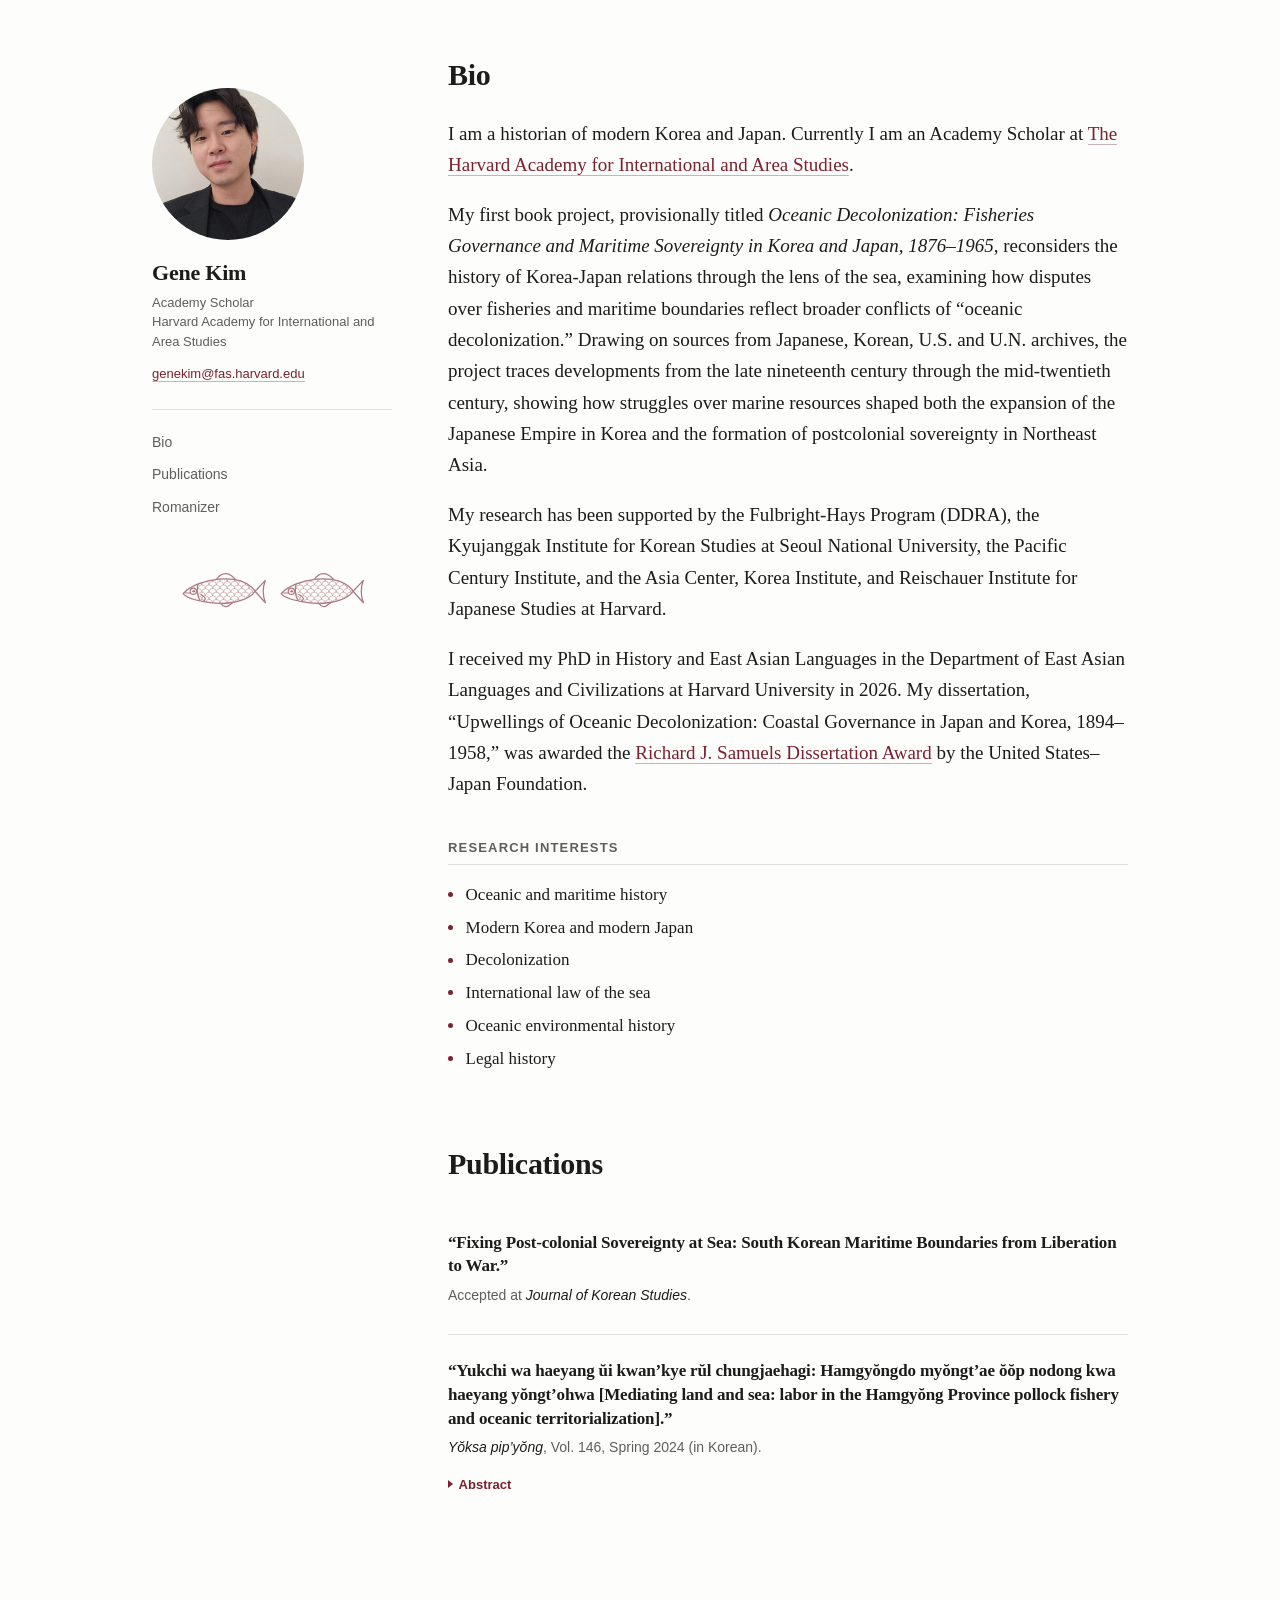
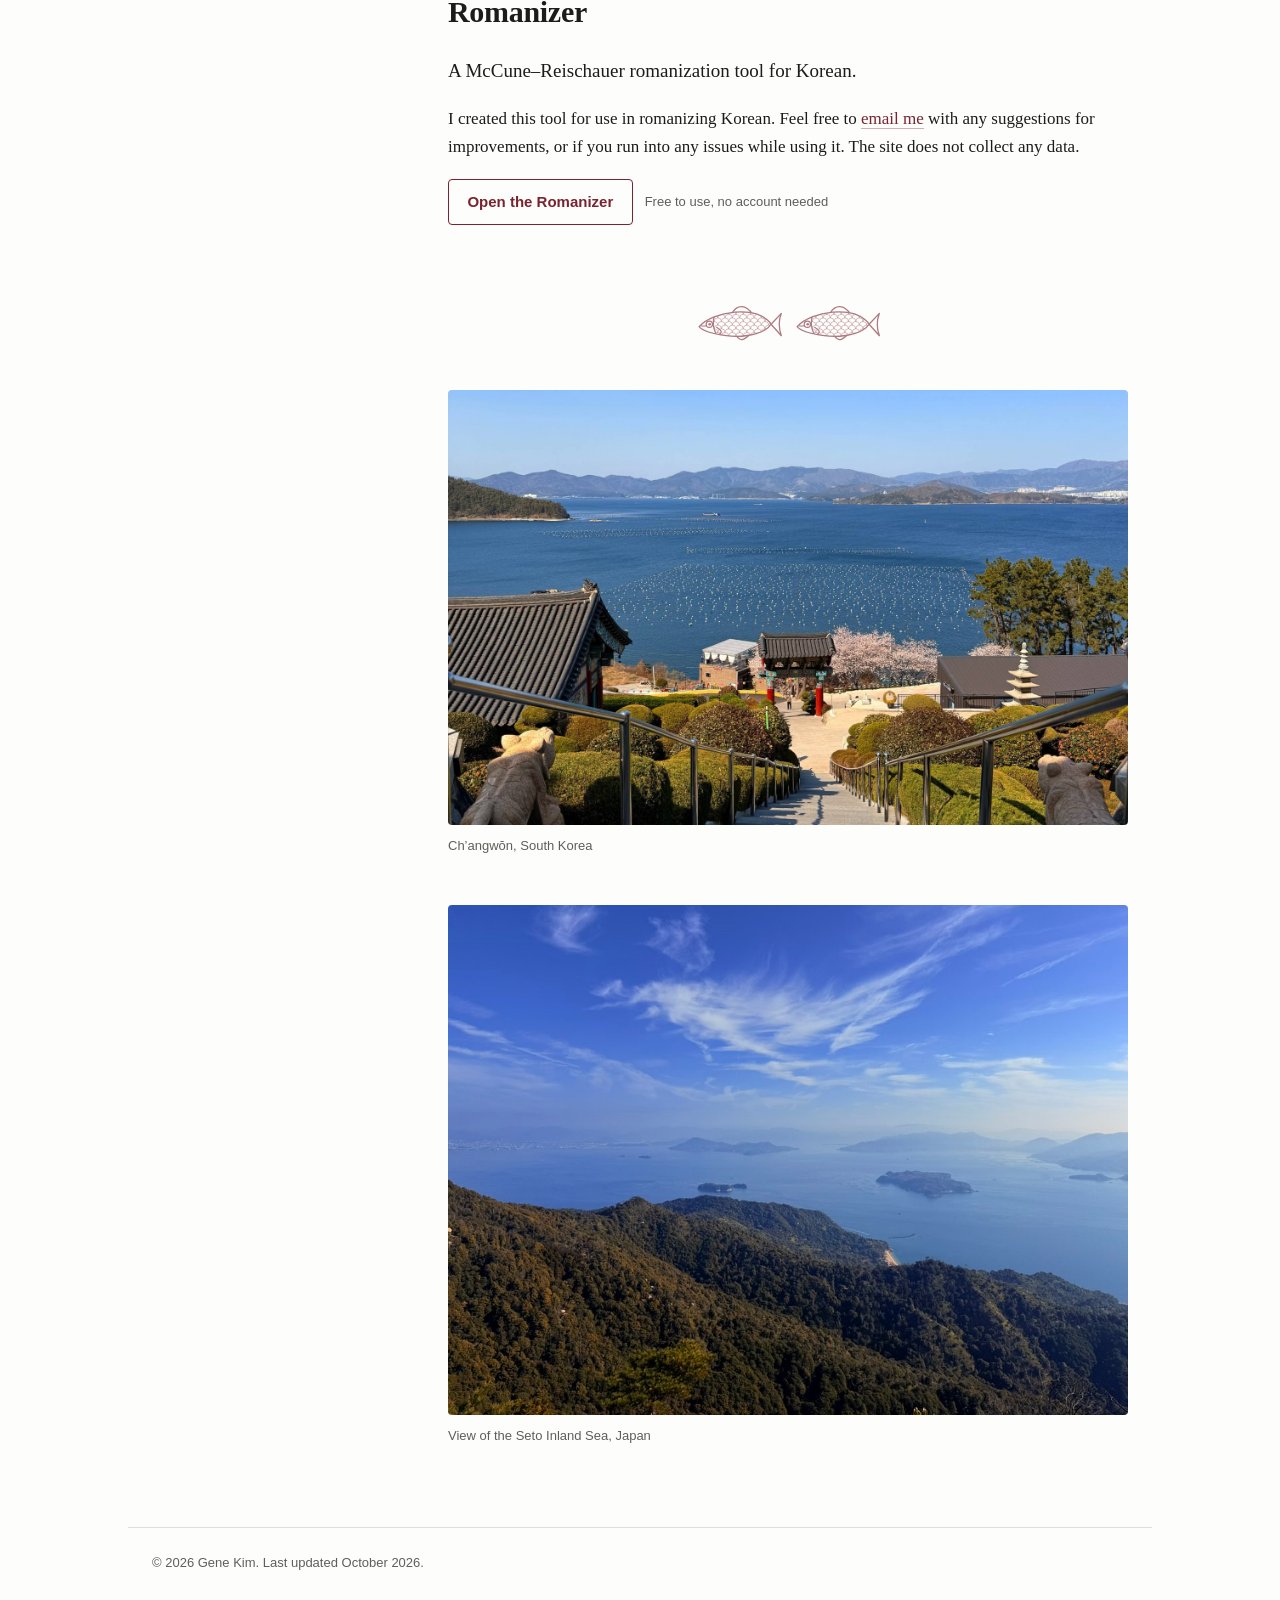
<file: index.html>
<!DOCTYPE html>
<html lang="en">
<head>
  <meta charset="utf-8">
  <meta name="viewport" content="width=device-width, initial-scale=1">

  <title>Gene Kim</title>
  <meta name="description" content="Gene Kim is a historian of modern Korea and Japan and an Academy Scholar at the Harvard Academy for International and Area Studies.">

  <link rel="stylesheet" href="style.css">
</head>
<body>

<a class="skip-link" href="#main">Skip to content</a>

<!-- Fish geometry, defined once and referenced by <use> in the sidebar and in
     the partition near the foot of the page. Renders nothing itself. -->
<svg class="sprite" aria-hidden="true" width="0" height="0">
      <defs>
        <clipPath id="fishBody"><path d="M 5,35 C 17,22 40,13 64,11 C 88,9 107,14 118,24 C 121,26.5 123,29 124,31 C 122,34.5 118,38 113,41 C 99,49 74,53 50,50 C 28,47 11,42 5,35 Z"/></clipPath>
        <clipPath id="fishGill"><path d="M 31,15 Q 25,32 33,47 L 33,90 L 200,90 L 200,-40 L 31,-40 Z"/></clipPath>
        <mask id="fishOut" maskUnits="userSpaceOnUse" x="-20" y="-40" width="220" height="150">
          <rect x="-20" y="-40" width="220" height="150" fill="#fff"/>
          <path d="M 5,35 C 17,22 40,13 64,11 C 88,9 107,14 118,24 C 121,26.5 123,29 124,31 C 122,34.5 118,38 113,41 C 99,49 74,53 50,50 C 28,47 11,42 5,35 Z" fill="#000"/>
        </mask>
        <g id="fish">
          <g clip-path="url(#fishBody)">
            <g clip-path="url(#fishGill)" opacity=".5"><path d="M -6,-10 a 6,5.5 0 0 1 12,0 M 6,-10 a 6,5.5 0 0 1 12,0 M 18,-10 a 6,5.5 0 0 1 12,0 M 30,-10 a 6,5.5 0 0 1 12,0 M 42,-10 a 6,5.5 0 0 1 12,0 M 54,-10 a 6,5.5 0 0 1 12,0 M 66,-10 a 6,5.5 0 0 1 12,0 M 78,-10 a 6,5.5 0 0 1 12,0 M 90,-10 a 6,5.5 0 0 1 12,0 M 102,-10 a 6,5.5 0 0 1 12,0 M 114,-10 a 6,5.5 0 0 1 12,0 M 126,-10 a 6,5.5 0 0 1 12,0 M 138,-10 a 6,5.5 0 0 1 12,0 M 0,-4 a 6,5.5 0 0 1 12,0 M 12,-4 a 6,5.5 0 0 1 12,0 M 24,-4 a 6,5.5 0 0 1 12,0 M 36,-4 a 6,5.5 0 0 1 12,0 M 48,-4 a 6,5.5 0 0 1 12,0 M 60,-4 a 6,5.5 0 0 1 12,0 M 72,-4 a 6,5.5 0 0 1 12,0 M 84,-4 a 6,5.5 0 0 1 12,0 M 96,-4 a 6,5.5 0 0 1 12,0 M 108,-4 a 6,5.5 0 0 1 12,0 M 120,-4 a 6,5.5 0 0 1 12,0 M 132,-4 a 6,5.5 0 0 1 12,0 M 144,-4 a 6,5.5 0 0 1 12,0 M -6,2 a 6,5.5 0 0 1 12,0 M 6,2 a 6,5.5 0 0 1 12,0 M 18,2 a 6,5.5 0 0 1 12,0 M 30,2 a 6,5.5 0 0 1 12,0 M 42,2 a 6,5.5 0 0 1 12,0 M 54,2 a 6,5.5 0 0 1 12,0 M 66,2 a 6,5.5 0 0 1 12,0 M 78,2 a 6,5.5 0 0 1 12,0 M 90,2 a 6,5.5 0 0 1 12,0 M 102,2 a 6,5.5 0 0 1 12,0 M 114,2 a 6,5.5 0 0 1 12,0 M 126,2 a 6,5.5 0 0 1 12,0 M 138,2 a 6,5.5 0 0 1 12,0 M 0,8 a 6,5.5 0 0 1 12,0 M 12,8 a 6,5.5 0 0 1 12,0 M 24,8 a 6,5.5 0 0 1 12,0 M 36,8 a 6,5.5 0 0 1 12,0 M 48,8 a 6,5.5 0 0 1 12,0 M 60,8 a 6,5.5 0 0 1 12,0 M 72,8 a 6,5.5 0 0 1 12,0 M 84,8 a 6,5.5 0 0 1 12,0 M 96,8 a 6,5.5 0 0 1 12,0 M 108,8 a 6,5.5 0 0 1 12,0 M 120,8 a 6,5.5 0 0 1 12,0 M 132,8 a 6,5.5 0 0 1 12,0 M 144,8 a 6,5.5 0 0 1 12,0 M -6,14 a 6,5.5 0 0 1 12,0 M 6,14 a 6,5.5 0 0 1 12,0 M 18,14 a 6,5.5 0 0 1 12,0 M 30,14 a 6,5.5 0 0 1 12,0 M 42,14 a 6,5.5 0 0 1 12,0 M 54,14 a 6,5.5 0 0 1 12,0 M 66,14 a 6,5.5 0 0 1 12,0 M 78,14 a 6,5.5 0 0 1 12,0 M 90,14 a 6,5.5 0 0 1 12,0 M 102,14 a 6,5.5 0 0 1 12,0 M 114,14 a 6,5.5 0 0 1 12,0 M 126,14 a 6,5.5 0 0 1 12,0 M 138,14 a 6,5.5 0 0 1 12,0 M 0,20 a 6,5.5 0 0 1 12,0 M 12,20 a 6,5.5 0 0 1 12,0 M 24,20 a 6,5.5 0 0 1 12,0 M 36,20 a 6,5.5 0 0 1 12,0 M 48,20 a 6,5.5 0 0 1 12,0 M 60,20 a 6,5.5 0 0 1 12,0 M 72,20 a 6,5.5 0 0 1 12,0 M 84,20 a 6,5.5 0 0 1 12,0 M 96,20 a 6,5.5 0 0 1 12,0 M 108,20 a 6,5.5 0 0 1 12,0 M 120,20 a 6,5.5 0 0 1 12,0 M 132,20 a 6,5.5 0 0 1 12,0 M 144,20 a 6,5.5 0 0 1 12,0 M -6,26 a 6,5.5 0 0 1 12,0 M 6,26 a 6,5.5 0 0 1 12,0 M 18,26 a 6,5.5 0 0 1 12,0 M 30,26 a 6,5.5 0 0 1 12,0 M 42,26 a 6,5.5 0 0 1 12,0 M 54,26 a 6,5.5 0 0 1 12,0 M 66,26 a 6,5.5 0 0 1 12,0 M 78,26 a 6,5.5 0 0 1 12,0 M 90,26 a 6,5.5 0 0 1 12,0 M 102,26 a 6,5.5 0 0 1 12,0 M 114,26 a 6,5.5 0 0 1 12,0 M 126,26 a 6,5.5 0 0 1 12,0 M 138,26 a 6,5.5 0 0 1 12,0 M 0,32 a 6,5.5 0 0 1 12,0 M 12,32 a 6,5.5 0 0 1 12,0 M 24,32 a 6,5.5 0 0 1 12,0 M 36,32 a 6,5.5 0 0 1 12,0 M 48,32 a 6,5.5 0 0 1 12,0 M 60,32 a 6,5.5 0 0 1 12,0 M 72,32 a 6,5.5 0 0 1 12,0 M 84,32 a 6,5.5 0 0 1 12,0 M 96,32 a 6,5.5 0 0 1 12,0 M 108,32 a 6,5.5 0 0 1 12,0 M 120,32 a 6,5.5 0 0 1 12,0 M 132,32 a 6,5.5 0 0 1 12,0 M 144,32 a 6,5.5 0 0 1 12,0 M -6,38 a 6,5.5 0 0 1 12,0 M 6,38 a 6,5.5 0 0 1 12,0 M 18,38 a 6,5.5 0 0 1 12,0 M 30,38 a 6,5.5 0 0 1 12,0 M 42,38 a 6,5.5 0 0 1 12,0 M 54,38 a 6,5.5 0 0 1 12,0 M 66,38 a 6,5.5 0 0 1 12,0 M 78,38 a 6,5.5 0 0 1 12,0 M 90,38 a 6,5.5 0 0 1 12,0 M 102,38 a 6,5.5 0 0 1 12,0 M 114,38 a 6,5.5 0 0 1 12,0 M 126,38 a 6,5.5 0 0 1 12,0 M 138,38 a 6,5.5 0 0 1 12,0 M 0,44 a 6,5.5 0 0 1 12,0 M 12,44 a 6,5.5 0 0 1 12,0 M 24,44 a 6,5.5 0 0 1 12,0 M 36,44 a 6,5.5 0 0 1 12,0 M 48,44 a 6,5.5 0 0 1 12,0 M 60,44 a 6,5.5 0 0 1 12,0 M 72,44 a 6,5.5 0 0 1 12,0 M 84,44 a 6,5.5 0 0 1 12,0 M 96,44 a 6,5.5 0 0 1 12,0 M 108,44 a 6,5.5 0 0 1 12,0 M 120,44 a 6,5.5 0 0 1 12,0 M 132,44 a 6,5.5 0 0 1 12,0 M 144,44 a 6,5.5 0 0 1 12,0 M -6,50 a 6,5.5 0 0 1 12,0 M 6,50 a 6,5.5 0 0 1 12,0 M 18,50 a 6,5.5 0 0 1 12,0 M 30,50 a 6,5.5 0 0 1 12,0 M 42,50 a 6,5.5 0 0 1 12,0 M 54,50 a 6,5.5 0 0 1 12,0 M 66,50 a 6,5.5 0 0 1 12,0 M 78,50 a 6,5.5 0 0 1 12,0 M 90,50 a 6,5.5 0 0 1 12,0 M 102,50 a 6,5.5 0 0 1 12,0 M 114,50 a 6,5.5 0 0 1 12,0 M 126,50 a 6,5.5 0 0 1 12,0 M 138,50 a 6,5.5 0 0 1 12,0 M 0,56 a 6,5.5 0 0 1 12,0 M 12,56 a 6,5.5 0 0 1 12,0 M 24,56 a 6,5.5 0 0 1 12,0 M 36,56 a 6,5.5 0 0 1 12,0 M 48,56 a 6,5.5 0 0 1 12,0 M 60,56 a 6,5.5 0 0 1 12,0 M 72,56 a 6,5.5 0 0 1 12,0 M 84,56 a 6,5.5 0 0 1 12,0 M 96,56 a 6,5.5 0 0 1 12,0 M 108,56 a 6,5.5 0 0 1 12,0 M 120,56 a 6,5.5 0 0 1 12,0 M 132,56 a 6,5.5 0 0 1 12,0 M 144,56 a 6,5.5 0 0 1 12,0 M -6,62 a 6,5.5 0 0 1 12,0 M 6,62 a 6,5.5 0 0 1 12,0 M 18,62 a 6,5.5 0 0 1 12,0 M 30,62 a 6,5.5 0 0 1 12,0 M 42,62 a 6,5.5 0 0 1 12,0 M 54,62 a 6,5.5 0 0 1 12,0 M 66,62 a 6,5.5 0 0 1 12,0 M 78,62 a 6,5.5 0 0 1 12,0 M 90,62 a 6,5.5 0 0 1 12,0 M 102,62 a 6,5.5 0 0 1 12,0 M 114,62 a 6,5.5 0 0 1 12,0 M 126,62 a 6,5.5 0 0 1 12,0 M 138,62 a 6,5.5 0 0 1 12,0 " stroke-width="1.5"/></g>
            <path d="M 34,36 C 42,41 44,44 39,47" stroke-width="1.9"/>
            <path d="M 31,15 Q 25,32 33,47"/>
            <path d="M 6,33 Q 12,34.5 17,33.6" stroke-width="1.8"/>
          </g>
          <g mask="url(#fishOut)">
            <path d="M 124,31 L 141,13 Q 134,31 141,50 Z"/>
            <path d="M 60,11.6 C 68,-1 82,-3 94,15"/>
            <path d="M 68,52 C 73,59 78,58 90,47"/>
          </g>
          <path d="M 5,35 C 17,22 40,13 64,11 C 88,9 107,14 118,24 C 121,26.5 123,29 124,31 C 122,34.5 118,38 113,41 C 99,49 74,53 50,50 C 28,47 11,42 5,35 Z"/>
          <circle cx="22" cy="31" r="5.2" stroke-width="2"/>
          <circle cx="22.6" cy="31" r="2.2" fill="currentColor" stroke="none"/>
        </g>
      </defs>
</svg>

<div class="layout">

  <!-- =========================================================== SIDEBAR === -->
  <aside class="sidebar">
    <img class="sidebar__photo" src="photo.jpg" alt="Gene Kim" width="152" height="152">

    <p class="sidebar__name"><a href="index.html">Gene Kim</a></p>
    <p class="sidebar__affiliation">
      Academy Scholar<br>
      Harvard Academy for International and Area Studies
    </p>
    <p class="sidebar__email">
      <a href="mailto:genekim@fas.harvard.edu">genekim@fas.harvard.edu</a>
    </p>

    <nav class="railnav" aria-label="Sections">
      <div class="railnav__group railnav__group--sections">
        <ul>
          <li><a href="#bio">Bio</a></li>
          <li><a href="#publications">Publications</a></li>
          <li><a href="#romanizer">Romanizer</a></li>
        </ul>
      </div>
    </nav>

    <div class="sidebar__mark" aria-hidden="true">
      <svg viewBox="0 -14 304 74" fill="none" stroke="currentColor" stroke-width="2.1"
           stroke-linecap="round" stroke-linejoin="round">
        <use href="#fish"/>
        <use href="#fish" x="162"/>
      </svg>
    </div>
  </aside>

  <!-- =========================================================== CONTENT === -->
  <main class="content" id="main">

    <h1 class="visually-hidden">Gene Kim — historian of modern Korea and Japan</h1>

    <!-- ------------------------------------------------------------- Bio -->
    <section class="section" id="bio">
      <h2 class="section__title">Bio</h2>

      <p class="lead">
        I am a historian of modern Korea and Japan. Currently I am an Academy
        Scholar at
        <a href="https://academy.wcfia.harvard.edu">The Harvard Academy for
        International and Area Studies</a>.
      </p>

      <p class="lead">
        My first book project, provisionally titled <em>Oceanic
        Decolonization: Fisheries Governance and Maritime Sovereignty in Korea
        and Japan, 1876&ndash;1965</em>, reconsiders the history of
        Korea-Japan relations through the lens of the sea, examining how
        disputes over fisheries and maritime boundaries reflect broader
        conflicts of &ldquo;oceanic decolonization.&rdquo; Drawing on sources
        from Japanese, Korean, U.S. and U.N. archives, the project traces
        developments from the late nineteenth century through the
        mid-twentieth century, showing how struggles over marine resources
        shaped both the expansion of the Japanese Empire in Korea and the
        formation of postcolonial sovereignty in Northeast Asia.
      </p>

      <p class="lead">
        My research has been supported by the Fulbright-Hays Program (DDRA),
        the Kyujanggak Institute for Korean Studies at Seoul National
        University, the Pacific Century Institute, and the Asia Center, Korea
        Institute, and Reischauer Institute for Japanese Studies at Harvard.
      </p>

      <p class="lead">
        I received my PhD in History and East Asian Languages in the Department
        of East Asian Languages and Civilizations at Harvard University in 2026.
        My dissertation, &ldquo;Upwellings of Oceanic Decolonization: Coastal
        Governance in Japan and Korea, 1894&ndash;1958,&rdquo; was awarded the
        <a href="https://us-jf.org/en/news/usjf-names-harvard-phd-kim-as-winner-of-richard-j-samuels-dissertation-award-in-japanese-studies">Richard
        J. Samuels Dissertation Award</a> by the United States&ndash;Japan
        Foundation.
      </p>

      <h3 class="subhead">Research interests</h3>

      <ul class="topics">
        <li>Oceanic and maritime history</li>
        <li>Modern Korea and modern Japan</li>
        <li>Decolonization</li>
        <li>International law of the sea</li>
        <li>Oceanic environmental history</li>
        <li>Legal history</li>
      </ul>
    </section>

    <!-- ---------------------------------------------------- Publications -->
    <!-- ADDING A PUBLICATION — copy this block into the list below:

           <article class="pub">
             <h3 class="pub__title">&ldquo;Title of the Article.&rdquo;</h3>
             <p class="pub__venue"><em>Journal Name</em>, Vol. 1, 2027.</p>
             <details class="abstract">
               <summary>Abstract</summary>
               <div class="abstract__body"><p>Abstract text.</p></div>
             </details>
             <p class="pub__links"><a href="#">DOI</a> <a href="#">PDF</a></p>
           </article>

         Every line but the title is optional. Keep newest first. For a
         co-authored piece add <p class="pub__authors"> above the venue and
         wrap your own name in <span class="me">.
         ------------------------------------------------------------------ -->
    <section class="section" id="publications">
      <h2 class="section__title">Publications</h2>

      <div class="pub-group">

        <article class="pub">
          <h3 class="pub__title">
            &ldquo;Fixing Post-colonial Sovereignty at Sea: South Korean Maritime
            Boundaries from Liberation to War.&rdquo;
          </h3>
          <p class="pub__venue">Accepted at <em>Journal of Korean Studies</em>.</p>
        </article>

        <article class="pub">
          <h3 class="pub__title">
            &ldquo;Yukchi wa haeyang ŭi kwan’kye rŭl chungjaehagi:
            Hamgyŏngdo myŏngt’ae ŏŏp nodong kwa haeyang yŏngt’ohwa
            [Mediating land and sea: labor in the Hamgyŏng Province pollock
            fishery and oceanic territorialization].&rdquo;
          </h3>
          <p class="pub__venue">
            <em>Yŏksa pip’yŏng</em>, Vol. 146, Spring 2024 (in Korean).
          </p>

          <details class="abstract">
            <summary>Abstract</summary>
            <div class="abstract__body">
              <p>
                Following Alison Bashford’s conceptualization of
                &ldquo;terraqueous history&rdquo;, this article examines the
                process by which spaces become terraqueous and thus ripe for
                analysis by historians, focusing on the pollock fishery in late
                Chosŏn to the colonial period. This article shows how in the
                case of Hamgyŏng Province coastlines, it was fishermen’s labor,
                embodied knowledge, and markets that intensively linked land and
                sea from at least the end of the 17th century, establishing a
                large scale pollock fishery. After colonization, colonial
                management of the pollock fishery invited projections of
                imperial power onto littoral spaces and furthered oceanic
                territorialization. Colonialist discourse on the pollock fishery
                represented a claim to mediating and developing terraqueous
                space but made abstract the labor and embodied knowledge on
                which it relied. Projections of power onto littoral spaces,
                however, engendered further social conflict that in turn
                required greater assertion of control over land and sea.
              </p>
              <p class="abstract__keywords">
                <strong>Keywords:</strong> Terraqueous history; pollock;
                Hamgyŏng Province; labor; Japanese colonial period; oceanic
                territorialization.
              </p>
            </div>
          </details>
        </article>

      </div>
    </section>

    <!-- ------------------------------------------------------- Romanizer -->
    <section class="section" id="romanizer">
      <h2 class="section__title">Romanizer</h2>

      <p class="lead">
        A McCune&ndash;Reischauer romanization tool for Korean.
      </p>

      <p>
        I created this tool for use in romanizing Korean. Feel free to
        <a href="mailto:genekim@fas.harvard.edu">email me</a> with any
        suggestions for improvements, or if you run into any issues while using
        it. The site does not collect any data.
      </p>

      <div class="button-row">
        <a class="button" href="https://tgkgtk.github.io/korean-mccune-reischauer-romanizer/" target="_blank" rel="noopener">
          Open the Romanizer
        </a>
        <span class="note">Free to use, no account needed</span>
      </div>
    </section>


    <div class="partition" aria-hidden="true">
      <svg viewBox="0 -14 304 74" fill="none" stroke="currentColor" stroke-width="2.1"
           stroke-linecap="round" stroke-linejoin="round">
        <use href="#fish"/>
        <use href="#fish" x="162"/>
      </svg>
    </div>

    <figure class="photo">
      <img src="bay.jpg" width="1600" height="1024" loading="lazy"
           alt="A bay at Ch&rsquo;angwŏn covered with rows of aquaculture floats, seen from the steps of a hillside temple.">
      <figcaption>Ch&rsquo;angwŏn, South Korea</figcaption>
    </figure>

    <figure class="photo">
      <img src="seto.jpg" width="1024" height="768" loading="lazy"
           alt="Forested ridges falling away to the island-scattered waters of the Seto Inland Sea.">
      <figcaption>View of the Seto Inland Sea, Japan</figcaption>
    </figure>

  </main>
</div>

<footer class="footer">
  <p>&copy; 2026 Gene Kim. Last updated October 2026.</p>
</footer>

</body>
</html>
</file>
<file: style.css>
/* ==========================================================================
   Personal academic site — shared stylesheet
   --------------------------------------------------------------------------
   To restyle the whole site, change the variables in :root below.
   ========================================================================== */

:root {
  /* Colors — light theme */
  --bg:          #fdfdfc;
  --bg-subtle:   #f4f3f0;
  --text:        #1c1c1a;
  --text-muted:  #5f5e59;
  --rule:        #e0ded8;
  --accent:      #7a2230;   /* links & headings accent — change this one to rebrand */
  --accent-soft: #f0e6e7;

  /* Typography */
  --font-body: "Iowan Old Style", "Palatino Linotype", Palatino, "Book Antiqua",
               Georgia, "Times New Roman", serif;
  --font-ui:   -apple-system, BlinkMacSystemFont, "Segoe UI", Roboto,
               "Helvetica Neue", Arial, sans-serif;

  /* Layout */
  --measure: 42rem;   /* comfortable reading width */
  --gutter:  1.5rem;
}

@media (prefers-color-scheme: dark) {
  :root {
    --bg:          #16161a;
    --bg-subtle:   #1f1f24;
    --text:        #e8e6e1;
    --text-muted:  #a3a09a;
    --rule:        #33323a;
    --accent:      #e79aa6;
    --accent-soft: #2b2026;
  }
}

/* --------------------------------------------------------------- Reset ---- */

*,
*::before,
*::after { box-sizing: border-box; }

body {
  margin: 0;
  background: var(--bg);
  color: var(--text);
  font-family: var(--font-body);
  font-size: 1.0625rem;
  line-height: 1.65;
  -webkit-font-smoothing: antialiased;
  text-rendering: optimizeLegibility;
}

img { max-width: 100%; height: auto; }

/* ---------------------------------------------------------- Page frame ---- */

/* Two columns on desktop: a sticky identity rail, then the content. */
.layout {
  max-width: 64rem;
  margin: 0 auto;
  padding: 0 var(--gutter) 5rem;
  display: grid;
  grid-template-columns: 15rem minmax(0, 1fr);
  gap: 3.5rem;
  align-items: start;
}

.content { min-width: 0; padding-top: 3.5rem; }

/* ------------------------------------------------------------- Sidebar ---- */

.sidebar {
  position: sticky;
  top: 2rem;
  padding-top: 3.5rem;
}

.sidebar__photo {
  display: block;
  width: 9.5rem;
  height: 9.5rem;
  border-radius: 50%;
  object-fit: cover;
  background: var(--bg-subtle);
  margin-bottom: 1.25rem;
}

.sidebar__name {
  font-size: 1.375rem;
  font-weight: 600;
  letter-spacing: -0.01em;
  line-height: 1.2;
  margin: 0 0 0.4rem;
}

.sidebar__name a {
  color: var(--text);
  text-decoration: none;
  border: 0;
}

.sidebar__name a:hover { color: var(--accent); background: none; }

.sidebar__affiliation {
  font-family: var(--font-ui);
  font-size: 0.8125rem;
  line-height: 1.5;
  color: var(--text-muted);
  margin: 0 0 0.75rem;
}

.sidebar__email {
  font-family: var(--font-ui);
  font-size: 0.8125rem;
  margin: 0 0 1.5rem;
  word-break: break-word;
}

/* ----------------------------------------------------------- Rail nav ----- */

.railnav {
  font-family: var(--font-ui);
  font-size: 0.875rem;
  border-top: 1px solid var(--rule);
  padding-top: 1rem;
}

.railnav ul {
  list-style: none;
  margin: 0 0 1.25rem;
  padding: 0;
}

.railnav li { margin: 0; }

.railnav a {
  display: block;
  padding: 0.3rem 0 0.3rem 0.75rem;
  margin-left: calc(-0.75rem - 2px);
  color: var(--text-muted);
  text-decoration: none;
  border: 0;
  border-left: 2px solid transparent;
}

.railnav a:hover {
  color: var(--accent);
  background: none;
  border-left-color: var(--accent);
}

/* Marks the page you're on, in the secondary list. */
.railnav a[aria-current="page"] {
  color: var(--text);
  font-weight: 600;
  border-left-color: var(--accent);
}

/* ----------------------------------------------------------- Typography --- */

h1, h2, h3 {
  line-height: 1.25;
  letter-spacing: -0.01em;
}

h1 {
  font-size: 1.875rem;
  font-weight: 600;
  margin: 0 0 1.5rem;
}

h2 {
  font-family: var(--font-ui);
  font-size: 0.8125rem;
  font-weight: 650;
  text-transform: uppercase;
  letter-spacing: 0.09em;
  color: var(--text-muted);
  margin: 3rem 0 1rem;
  padding-bottom: 0.5rem;
  border-bottom: 1px solid var(--rule);
}

h3 {
  font-size: 1.125rem;
  font-weight: 600;
  margin: 2rem 0 0.4rem;
}

p { margin: 0 0 1.15rem; }

.lead {
  font-size: 1.1875rem;
  color: var(--text);
}

a {
  color: var(--accent);
  text-decoration: none;
  border-bottom: 1px solid color-mix(in srgb, var(--accent) 35%, transparent);
  transition: border-color 0.12s ease, background-color 0.12s ease;
}

a:hover {
  border-bottom-color: var(--accent);
  background: var(--accent-soft);
}

a:focus-visible {
  outline: 2px solid var(--accent);
  outline-offset: 2px;
  border-radius: 2px;
}

ul, ol { padding-left: 1.25rem; }
li { margin-bottom: 0.4rem; }

/* Holds the reusable SVG geometry; never renders. */
.sprite {
  position: absolute;
  width: 0;
  height: 0;
  overflow: hidden;
}

/* --------------------------------------------------------- Sidebar mark --- */

/* Decorative pair of fish at the foot of the rail. */
.sidebar__mark {
  margin: 2.5rem auto 0;
  max-width: 11.5rem;
  color: var(--accent);
  opacity: 0.6;
}

.sidebar__mark svg {
  display: block;
  width: 100%;
  height: auto;
}

/* ------------------------------------------------------------ Sections ---- */

.section + .section { margin-top: 4.5rem; }

/* Keeps a jump-link target clear of the top edge of the window. */
.section { scroll-margin-top: 2rem; }

/* Carries the look the base h1 has, but on an h2 so the document keeps a
   single h1. Used for the three section headings on the landing page. */
.section__title {
  font-family: var(--font-body);
  font-size: 1.875rem;
  font-weight: 600;
  text-transform: none;
  letter-spacing: -0.01em;
  color: var(--text);
  border-bottom: 0;
  padding-bottom: 0;
  margin: 0 0 1.5rem;
}

/* The small-caps label style, on an h3 inside a section. */
.subhead {
  font-family: var(--font-ui);
  font-size: 0.8125rem;
  font-weight: 650;
  text-transform: uppercase;
  letter-spacing: 0.09em;
  color: var(--text-muted);
  margin: 2.5rem 0 1rem;
  padding-bottom: 0.5rem;
  border-bottom: 1px solid var(--rule);
}

/* -------------------------------------------------------------- Topics ---- */

/* A short list of research interests — one line each, no descriptions. */
.topics {
  list-style: none;
  margin: 0;
  padding: 0;
}

.topics > li {
  position: relative;
  padding-left: 1.1rem;
  margin-bottom: 0.3rem;
}

.topics > li::before {
  content: "";
  position: absolute;
  left: 0;
  top: 0.65em;
  width: 5px;
  height: 5px;
  border-radius: 50%;
  background: var(--accent);
}

/* ------------------------------------------------------------- Buttons ---- */

.button {
  display: inline-block;
  font-family: var(--font-ui);
  font-size: 0.9375rem;
  font-weight: 550;
  padding: 0.6rem 1.15rem;
  border: 1px solid var(--accent);
  border-radius: 4px;
  color: var(--accent);
  background: transparent;
  text-decoration: none;
}

.button:hover {
  background: var(--accent);
  color: var(--bg);
  border-color: var(--accent);
}

.button-row {
  display: flex;
  flex-wrap: wrap;
  gap: 0.75rem;
  align-items: center;
  margin: 0 0 1.75rem;
}

.button-row .note {
  font-family: var(--font-ui);
  font-size: 0.8125rem;
  color: var(--text-muted);
}

/* ---------------------------------------------------------- Publications -- */

.pub-group { margin-bottom: 1rem; }

.pub {
  padding: 1.5rem 0;
  border-bottom: 1px solid var(--rule);
}

.pub:last-child { border-bottom: 0; }

.pub__title {
  font-size: 1.0625rem;
  font-weight: 600;
  line-height: 1.4;
  margin: 0 0 0.35rem;
}

.pub__authors,
.pub__venue {
  font-family: var(--font-ui);
  font-size: 0.875rem;
  margin: 0 0 0.2rem;
  color: var(--text-muted);
}

.pub__venue em { color: var(--text); font-style: italic; }

/* Highlights your own name in the author list. */
.pub__authors .me { color: var(--text); font-weight: 650; }

.pub__links {
  font-family: var(--font-ui);
  font-size: 0.8125rem;
  margin: 0.6rem 0 0;
  display: flex;
  flex-wrap: wrap;
  gap: 0.9rem;
}

/* Collapsible abstract — no JavaScript required. */
.abstract {
  margin-top: 0.7rem;
  font-size: 1rem;
}

.abstract > summary {
  font-family: var(--font-ui);
  font-size: 0.8125rem;
  font-weight: 550;
  color: var(--accent);
  cursor: pointer;
  list-style: none;
  display: inline-flex;
  align-items: center;
  gap: 0.35rem;
  padding: 0.15rem 0;
}

.abstract > summary::-webkit-details-marker { display: none; }

/* Drawn with borders rather than a "▸" glyph, which sits off the baseline
   and renders at inconsistent sizes across fonts. */
.abstract > summary::before {
  content: "";
  flex: none;
  width: 0;
  height: 0;
  border-left: 5px solid currentColor;
  border-top: 4px solid transparent;
  border-bottom: 4px solid transparent;
  transition: transform 0.15s ease;
}

.abstract[open] > summary::before { transform: rotate(90deg); }

.abstract > summary:hover { text-decoration: underline; }

.abstract > summary:focus-visible {
  outline: 2px solid var(--accent);
  outline-offset: 2px;
  border-radius: 2px;
}

.abstract__body {
  margin: 0.7rem 0 0;
  padding: 0.9rem 1.1rem;
  background: var(--bg-subtle);
  border-left: 2px solid var(--rule);
  border-radius: 0 3px 3px 0;
  color: var(--text-muted);
  font-size: 0.9875rem;
  line-height: 1.6;
}

.abstract__body p:last-child { margin-bottom: 0; }

.abstract__keywords {
  font-family: var(--font-ui);
  font-size: 0.8125rem;
  line-height: 1.6;
  margin-top: 0.75rem;
  padding-top: 0.6rem;
  border-top: 1px solid var(--rule);
}

/* ------------------------------------------------------------ Partition --- */

/* The same pair of fish, centred, dividing the text from the photographs. */
.partition {
  max-width: 11.5rem;
  margin: 4.5rem auto 0;
  color: var(--accent);
  opacity: 0.6;
}

.partition svg {
  display: block;
  width: 100%;
  height: auto;
}

/* ---------------------------------------------------------------- Photo --- */

.photo {
  margin: 3rem 0 0;
}

.photo img {
  display: block;
  width: 100%;
  height: auto;
  border-radius: 4px;
}

.photo figcaption {
  font-family: var(--font-ui);
  font-size: 0.8125rem;
  line-height: 1.6;
  color: var(--text-muted);
  margin-top: 0.7rem;
}

/* --------------------------------------------------------------- Footer --- */

.footer {
  max-width: 64rem;
  margin: 0 auto;
  padding: 1.5rem var(--gutter) 3rem;
  border-top: 1px solid var(--rule);
  font-family: var(--font-ui);
  font-size: 0.8125rem;
  color: var(--text-muted);
}


/* ------------------------------------------------------------- Utility ---- */

/* Visible to screen readers only. */
.visually-hidden {
  position: absolute;
  width: 1px; height: 1px;
  padding: 0; margin: -1px;
  overflow: hidden;
  clip: rect(0 0 0 0);
  white-space: nowrap;
  border: 0;
}

/* Skip link, revealed on keyboard focus. */
.skip-link {
  position: absolute;
  left: -9999px;
  top: 0;
  background: var(--bg);
  padding: 0.6rem 1rem;
  border: 1px solid var(--accent);
  z-index: 10;
}

.skip-link:focus {
  left: var(--gutter);
  top: var(--gutter);
}

/* ---------------------------------------------------------- Small screens - */

@media (max-width: 34rem) {
  :root { --gutter: 1.15rem; }

  body { font-size: 1rem; }
  h1   { font-size: 1.625rem; }

  /* Single column; the rail becomes a header above the content. */
  .layout {
    grid-template-columns: 1fr;
    gap: 2rem;
  }

  .sidebar {
    position: static;
    padding-top: 2.25rem;
  }

  .sidebar__photo {
    width: 7rem;
    height: 7rem;
  }

  .content { padding-top: 0; }

  /* Jump links read better as a horizontal row on a phone. */
  .railnav__group--sections ul {
    display: flex;
    flex-wrap: wrap;
    gap: 0.25rem 1.25rem;
  }

  .railnav__group--sections a {
    padding-left: 0;
    margin-left: 0;
    border-left: 0;
    border-bottom: 2px solid transparent;
  }

  .railnav__group--sections a:hover {
    border-left: 0;
    border-bottom-color: var(--accent);
  }

  .section + .section { margin-top: 3rem; }
}

/* ------------------------------------------------------------------ Print - */

@media print {
  .railnav, .sidebar__photo, .skip-link, .button-row { display: none; }

  body { background: #fff; color: #000; font-size: 11pt; }

  .layout {
    display: block;
    max-width: none;
  }

  a { color: #000; border: 0; }

  /* Expand every abstract on paper. */
  .abstract > summary { display: none; }
  .abstract__body { background: none; border: 0; padding: 0; }
}
</file>
